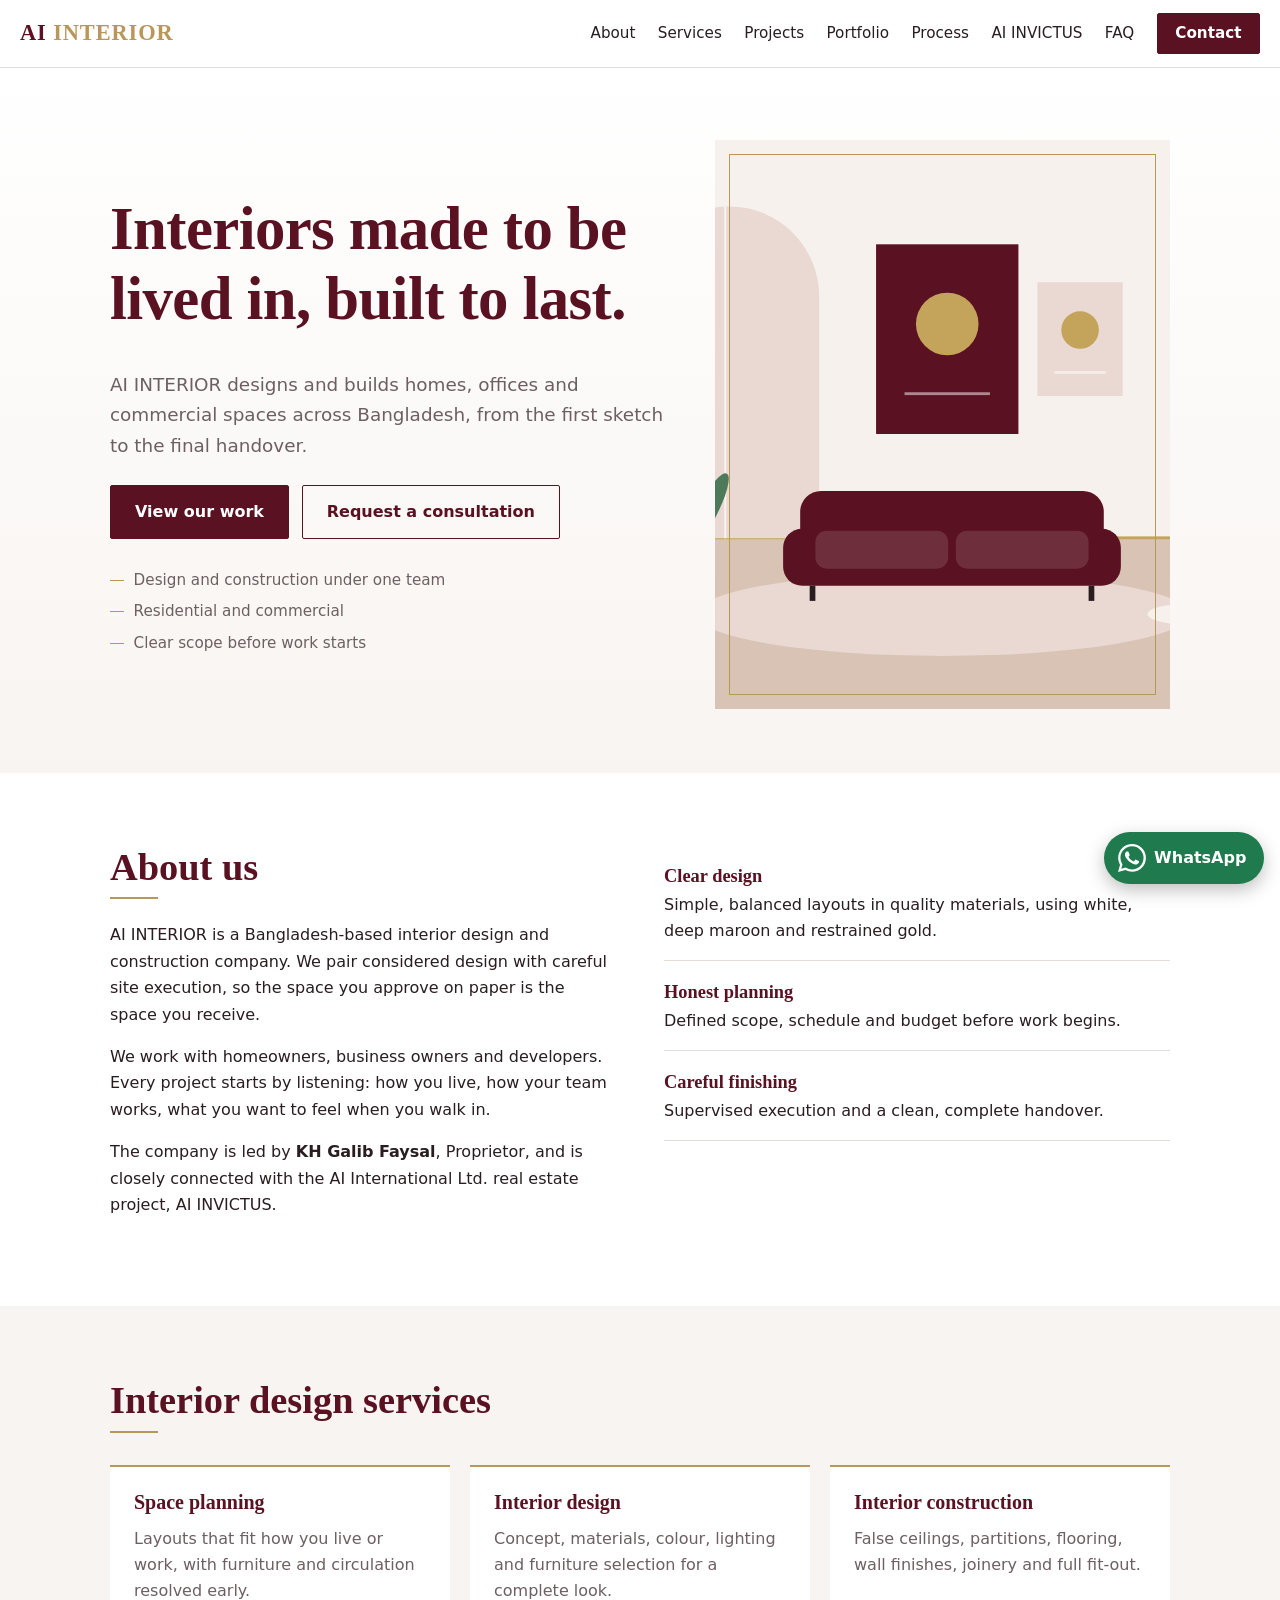
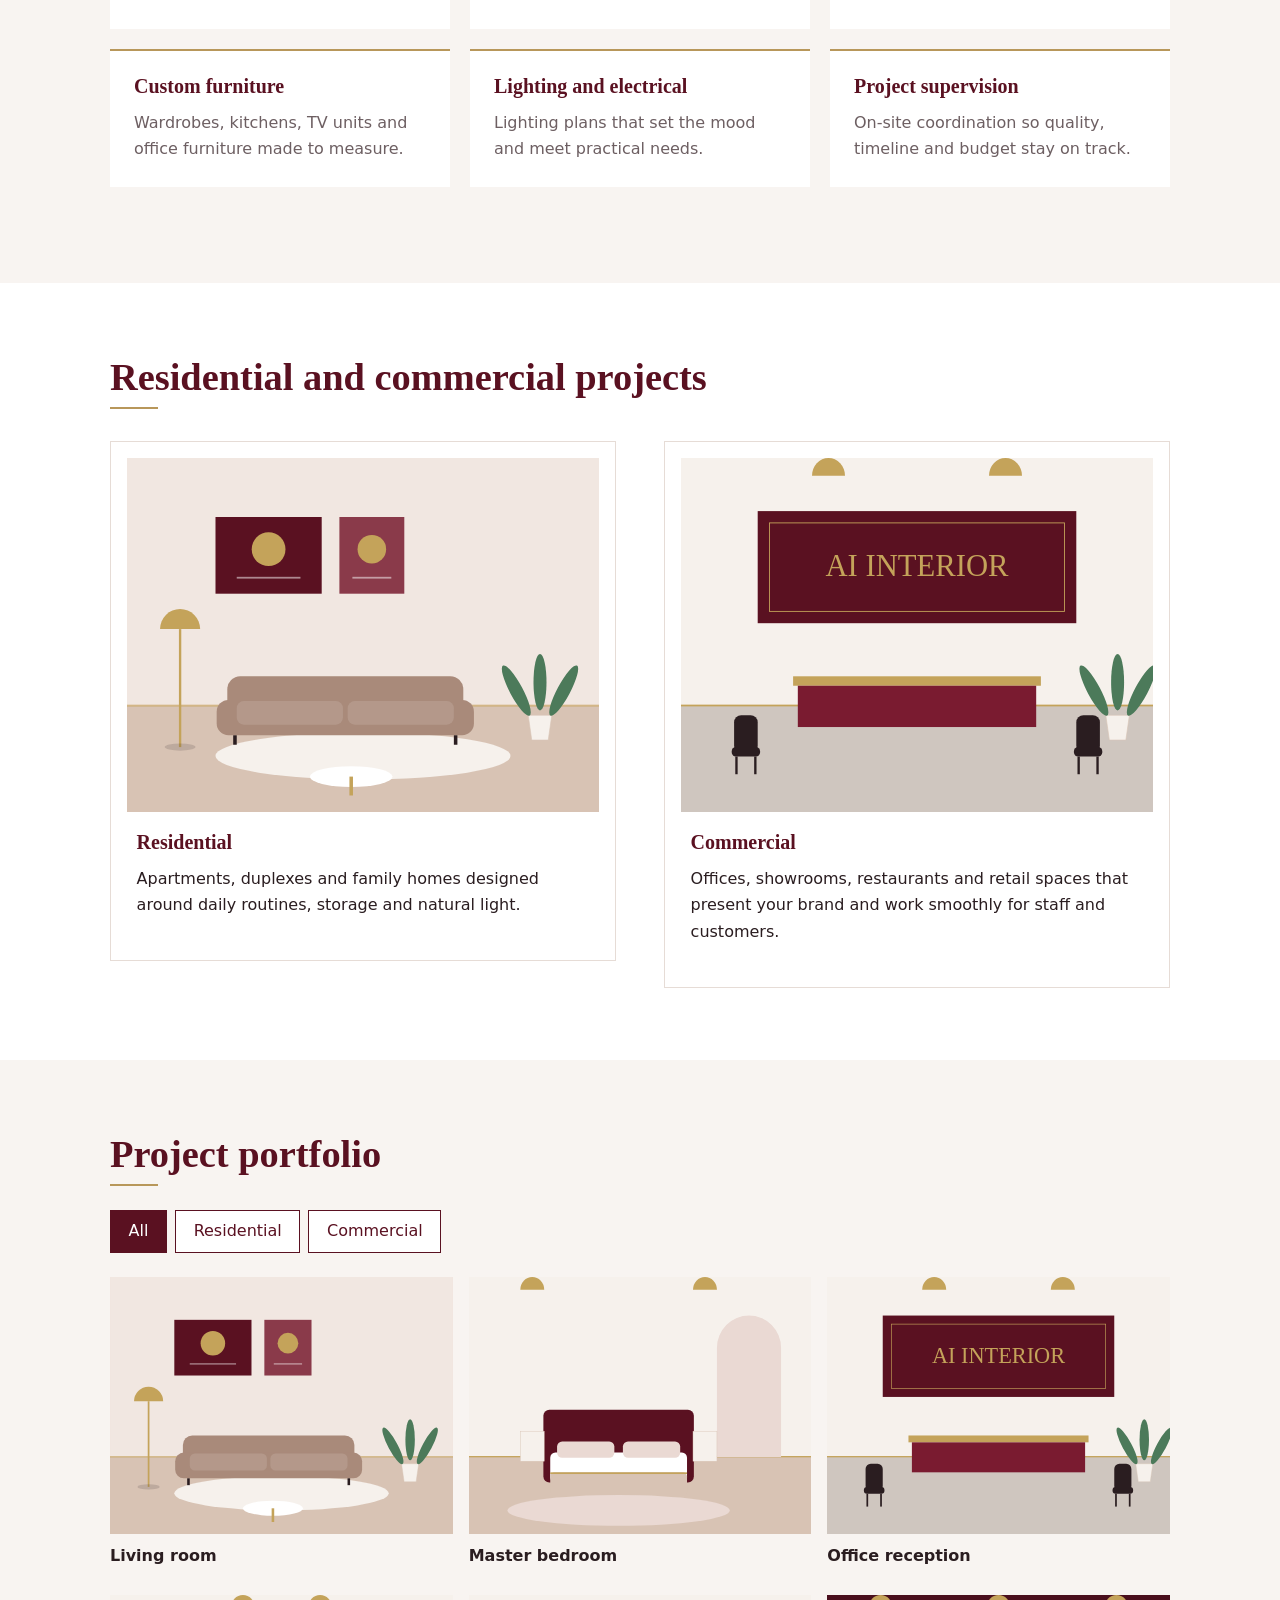
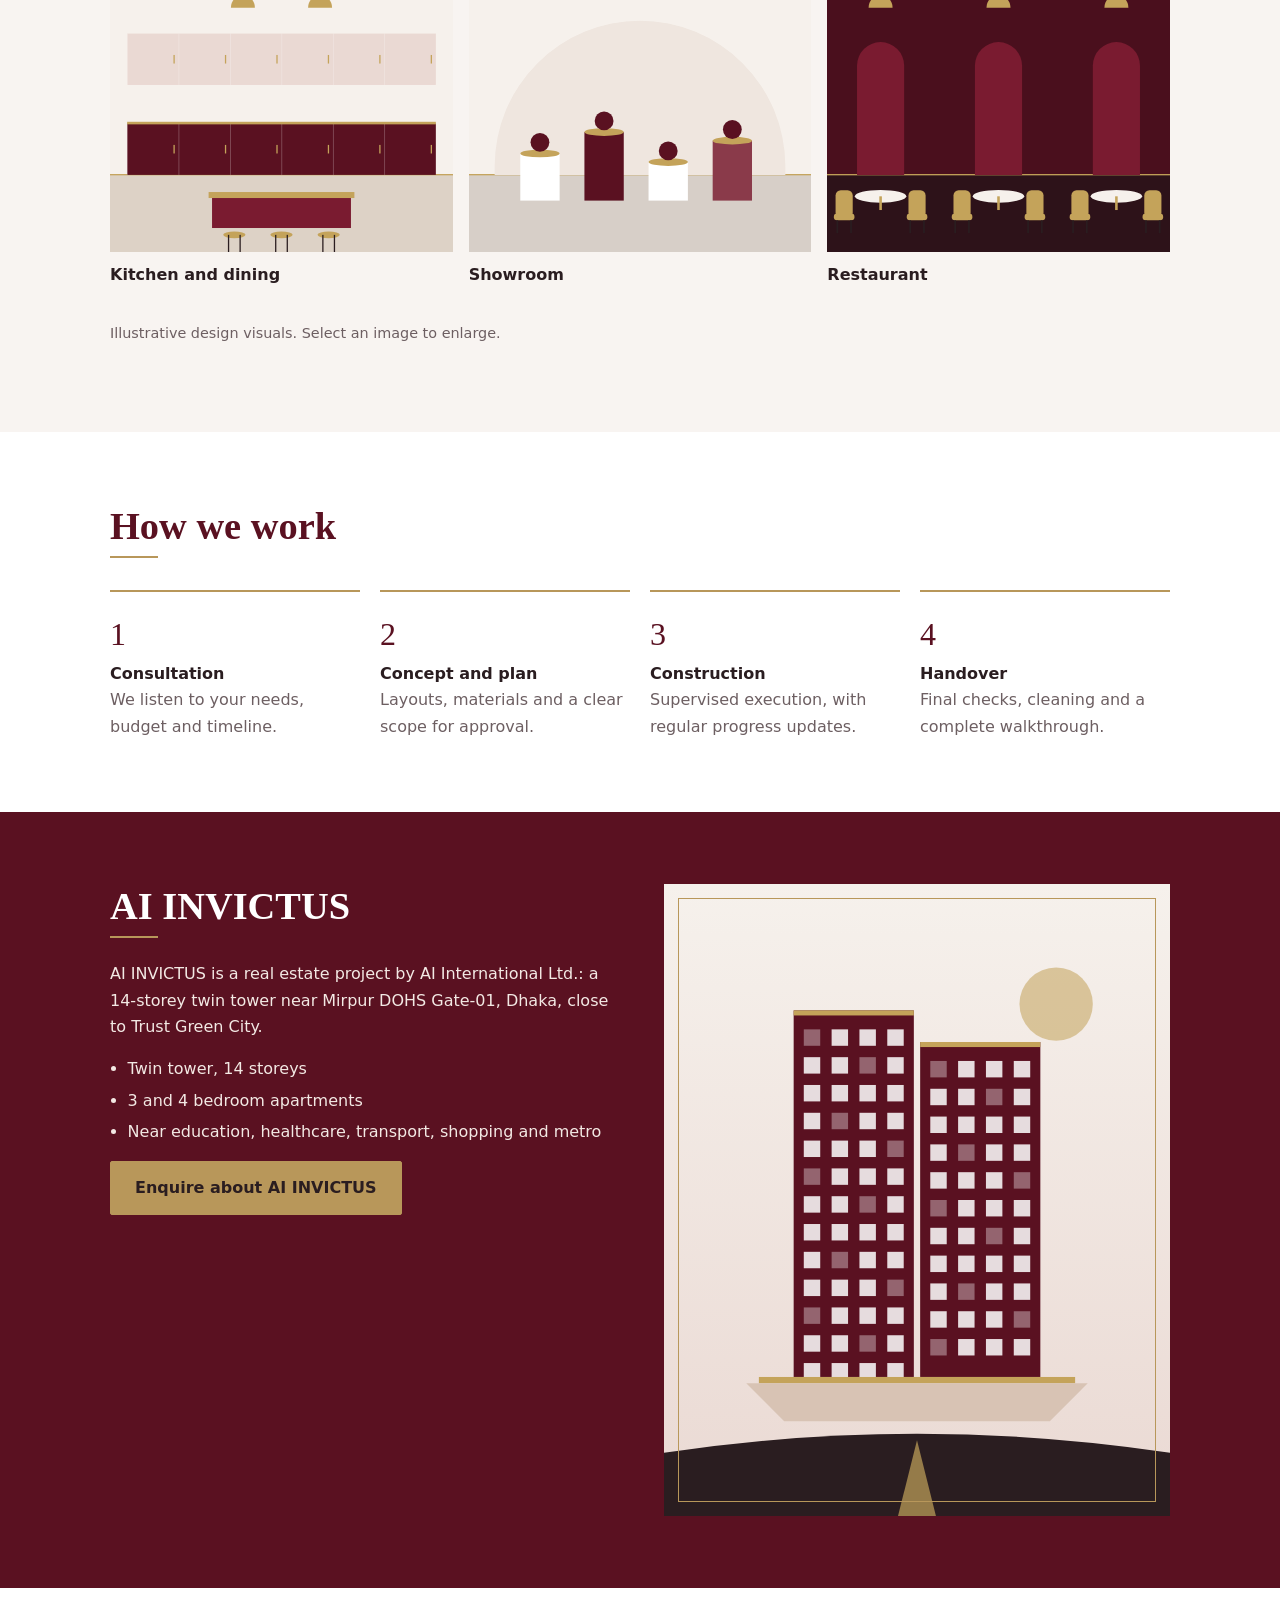
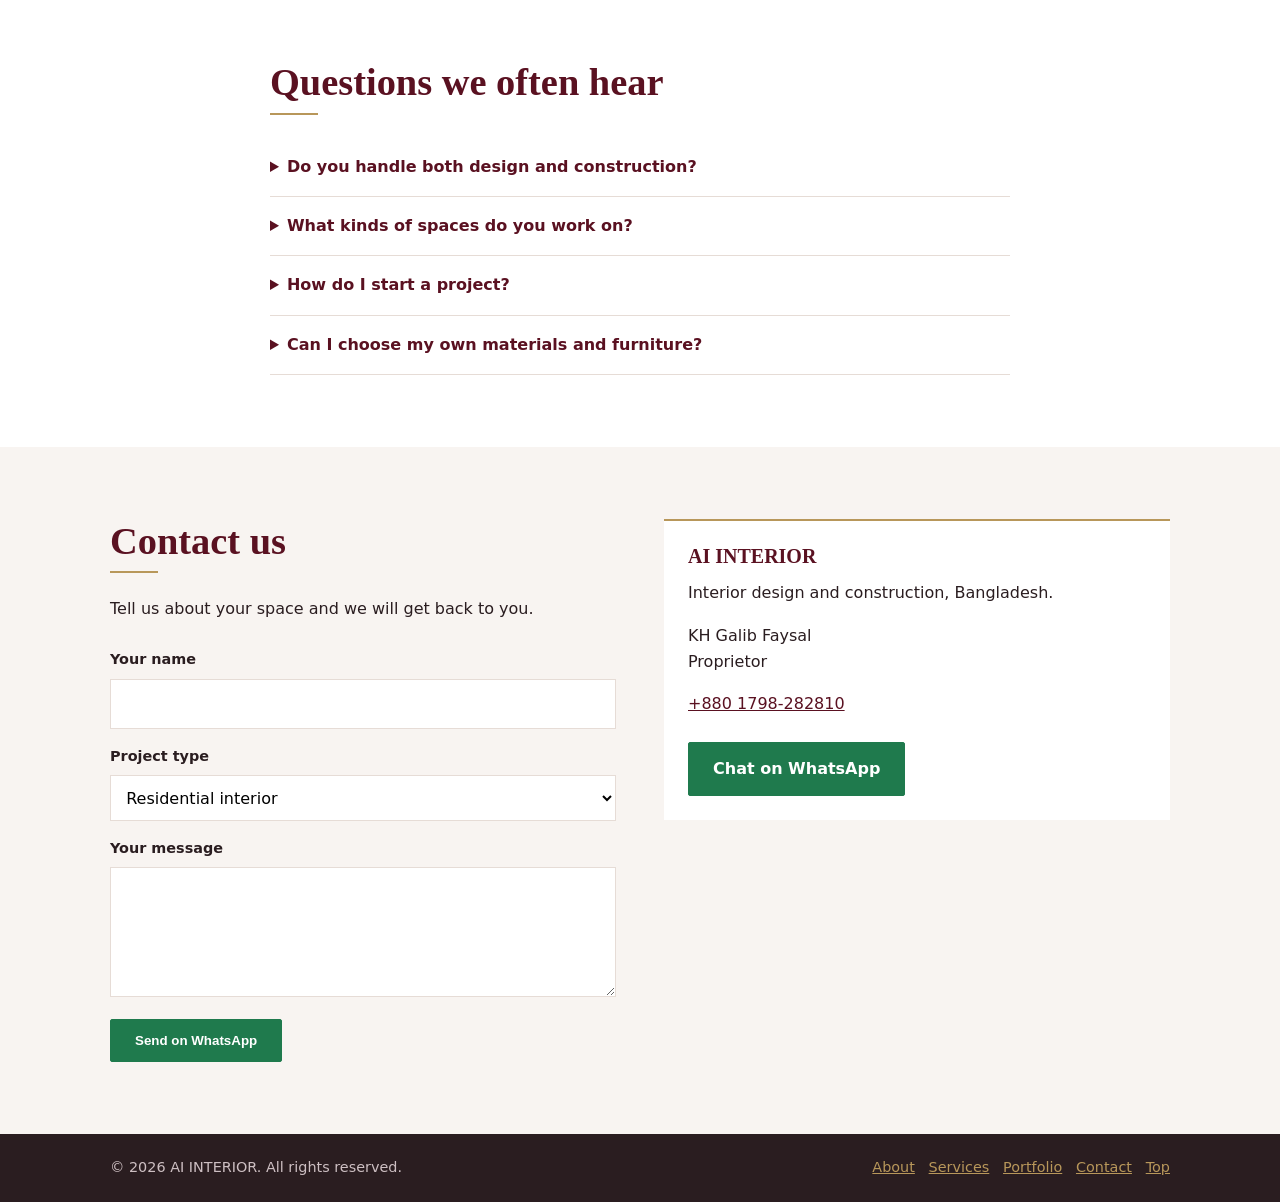
<file: index.html>
<!DOCTYPE html>
<html lang="en">
<head>
<meta charset="utf-8">
<meta name="viewport" content="width=device-width, initial-scale=1">
<title>AI INTERIOR | Interior Design &amp; Construction in Bangladesh</title>
<meta name="description" content="AI INTERIOR is a Bangladesh-based interior design and construction company creating elegant residential and commercial spaces, and part of the AI INVICTUS real estate story.">
<link rel="canonical" href="https://aiinterior115.github.io/">
<meta property="og:title" content="AI INTERIOR | Interior Design &amp; Construction">
<meta property="og:description" content="Elegant residential and commercial interiors, designed and built in Bangladesh.">
<meta property="og:type" content="website">
<meta property="og:url" content="https://aiinterior115.github.io/">
<meta property="og:image" content="https://aiinterior115.github.io/images/hero.svg">
<meta name="theme-color" content="#5a1121">
<link rel="icon" href="data:image/svg+xml,%3Csvg xmlns='http://www.w3.org/2000/svg' viewBox='0 0 100 100'%3E%3Crect width='100' height='100' fill='%235a1121'/%3E%3Ctext x='50' y='66' font-size='46' text-anchor='middle' fill='%23c4a35a' font-family='Georgia'%3EAI%3C/text%3E%3C/svg%3E">
<link rel="stylesheet" href="style.css">
<script type="application/ld+json">{"@context":"https://schema.org","@type":"HomeAndConstructionBusiness","name":"AI INTERIOR","url":"https://aiinterior115.github.io/","description":"Interior design and construction company in Bangladesh","areaServed":"Bangladesh","telephone":"+8801798282810","founder":{"@type":"Person","name":"KH Galib Faysal"}}</script>
</head>
<body>
<a class="skip" href="#main">Skip to content</a>
<header class="top">
  <a class="brand" href="#home" aria-label="AI INTERIOR home">AI <span>INTERIOR</span></a>
  <button class="burger" aria-expanded="false" aria-controls="nav" aria-label="Open menu"><i></i><i></i><i></i></button>
  <nav id="nav" aria-label="Main">
    <a href="#about">About</a><a href="#services">Services</a><a href="#projects">Projects</a>
    <a href="#portfolio">Portfolio</a><a href="#process">Process</a><a href="#invictus">AI INVICTUS</a><a href="#faq">FAQ</a>
    <a class="btn small" href="#contact">Contact</a>
  </nav>
</header>

<main id="main">
<section class="hero" id="home">
  <div class="wrap hero-grid">
    <div>
      <h1>Interiors made to be lived in, built to last.</h1>
      <p class="lead">AI INTERIOR designs and builds homes, offices and commercial spaces across Bangladesh, from the first sketch to the final handover.</p>
      <div class="actions"><a class="btn" href="#portfolio">View our work</a><a class="btn ghost" href="#contact">Request a consultation</a></div>
      <ul class="trust"><li>Design and construction under one team</li><li>Residential and commercial</li><li>Clear scope before work starts</li></ul>
    </div>
    <div class="frame"><img src="[data-uri]" width="800" height="600" alt="Elegant living room with maroon sofa, gold accents and pendant lights"></div>
  </div>
</section>

<section id="about" class="sec">
  <div class="wrap two">
    <div>
      <h2>About us</h2>
      <p>AI INTERIOR is a Bangladesh-based interior design and construction company. We pair considered design with careful site execution, so the space you approve on paper is the space you receive.</p>
      <p>We work with homeowners, business owners and developers. Every project starts by listening: how you live, how your team works, what you want to feel when you walk in.</p>
      <p>The company is led by <strong>KH Galib Faysal</strong>, Proprietor, and is closely connected with the AI International Ltd. real estate project, AI INVICTUS.</p>
    </div>
    <ul class="values">
      <li><b>Clear design</b> Simple, balanced layouts in quality materials, using white, deep maroon and restrained gold.</li>
      <li><b>Honest planning</b> Defined scope, schedule and budget before work begins.</li>
      <li><b>Careful finishing</b> Supervised execution and a clean, complete handover.</li>
    </ul>
  </div>
</section>

<section id="services" class="sec tint">
  <div class="wrap">
    <h2>Interior design services</h2>
    <div class="cards">
      <article><h3>Space planning</h3><p>Layouts that fit how you live or work, with furniture and circulation resolved early.</p></article>
      <article><h3>Interior design</h3><p>Concept, materials, colour, lighting and furniture selection for a complete look.</p></article>
      <article><h3>Interior construction</h3><p>False ceilings, partitions, flooring, wall finishes, joinery and full fit-out.</p></article>
      <article><h3>Custom furniture</h3><p>Wardrobes, kitchens, TV units and office furniture made to measure.</p></article>
      <article><h3>Lighting and electrical</h3><p>Lighting plans that set the mood and meet practical needs.</p></article>
      <article><h3>Project supervision</h3><p>On-site coordination so quality, timeline and budget stay on track.</p></article>
    </div>
  </div>
</section>

<section id="projects" class="sec">
  <div class="wrap">
    <h2>Residential and commercial projects</h2>
    <div class="two split">
      <div class="panel"><img src="[data-uri]" width="800" height="600" loading="lazy" alt="Residential living room interior"><h3>Residential</h3><p>Apartments, duplexes and family homes designed around daily routines, storage and natural light.</p></div>
      <div class="panel"><img src="[data-uri]" width="800" height="600" loading="lazy" alt="Commercial office reception with logo wall"><h3>Commercial</h3><p>Offices, showrooms, restaurants and retail spaces that present your brand and work smoothly for staff and customers.</p></div>
    </div>
  </div>
</section>

<section id="portfolio" class="sec tint">
  <div class="wrap">
    <h2>Project portfolio</h2>
    <div class="filters" role="group" aria-label="Filter projects">
      <button class="on" data-f="all">All</button><button data-f="residential">Residential</button><button data-f="commercial">Commercial</button>
    </div>
    <div class="gallery">
      <figure data-c="residential"><button class="zoom" aria-label="Enlarge: Living room"><img src="[data-uri]" width="800" height="600" loading="lazy" alt="Living room with maroon sofa and framed art"></button><figcaption>Living room</figcaption></figure>
      <figure data-c="residential"><button class="zoom" aria-label="Enlarge: Master bedroom"><img src="[data-uri]" width="800" height="600" loading="lazy" alt="Master bedroom with maroon headboard"></button><figcaption>Master bedroom</figcaption></figure>
      <figure data-c="commercial"><button class="zoom" aria-label="Enlarge: Office reception"><img src="[data-uri]" width="800" height="600" loading="lazy" alt="Office reception with brand wall"></button><figcaption>Office reception</figcaption></figure>
      <figure data-c="residential"><button class="zoom" aria-label="Enlarge: Kitchen and dining"><img src="[data-uri]" width="800" height="600" loading="lazy" alt="Kitchen with island and pendant lights"></button><figcaption>Kitchen and dining</figcaption></figure>
      <figure data-c="commercial"><button class="zoom" aria-label="Enlarge: Showroom"><img src="[data-uri]" width="800" height="600" loading="lazy" alt="Showroom with display plinths and spotlights"></button><figcaption>Showroom</figcaption></figure>
      <figure data-c="commercial"><button class="zoom" aria-label="Enlarge: Restaurant"><img src="[data-uri]" width="800" height="600" loading="lazy" alt="Restaurant interior with pendant lamps"></button><figcaption>Restaurant</figcaption></figure>
    </div>
    <p class="cap">Illustrative design visuals. Select an image to enlarge.</p>
  </div>
</section>

<section id="process" class="sec">
  <div class="wrap">
    <h2>How we work</h2>
    <ol class="steps">
      <li><b>Consultation</b> We listen to your needs, budget and timeline.</li>
      <li><b>Concept and plan</b> Layouts, materials and a clear scope for approval.</li>
      <li><b>Construction</b> Supervised execution, with regular progress updates.</li>
      <li><b>Handover</b> Final checks, cleaning and a complete walkthrough.</li>
    </ol>
  </div>
</section>

<section id="invictus" class="sec invictus">
  <div class="wrap two">
    <div>
      <h2>AI INVICTUS</h2>
      <p>AI INVICTUS is a real estate project by AI International Ltd.: a 14-storey twin tower near Mirpur DOHS Gate-01, Dhaka, close to Trust Green City.</p>
      <ul class="facts">
        <li>Twin tower, 14 storeys</li>
        <li>3 and 4 bedroom apartments</li>
        <li>Near education, healthcare, transport, shopping and metro</li>
      </ul>
      <a class="btn gold" href="#contact">Enquire about AI INVICTUS</a>
    </div>
    <div class="frame dark"><img src="[data-uri]" width="800" height="1000" loading="lazy" alt="Illustration of the AI INVICTUS twin tower on a landscaped island"></div>
  </div>
</section>

<section id="faq" class="sec">
  <div class="wrap narrow">
    <h2>Questions we often hear</h2>
    <details><summary>Do you handle both design and construction?</summary><p>Yes. One team plans the design and carries out the work, which keeps decisions and quality consistent.</p></details>
    <details><summary>What kinds of spaces do you work on?</summary><p>Apartments, duplexes and homes, as well as offices, showrooms, restaurants and retail spaces.</p></details>
    <details><summary>How do I start a project?</summary><p>Send us a message through the contact section. We will arrange a consultation to understand your space and requirements.</p></details>
    <details><summary>Can I choose my own materials and furniture?</summary><p>Of course. We guide the selection and can also make furniture to measure.</p></details>
  </div>
</section>

<section id="contact" class="sec tint">
  <div class="wrap two">
    <div>
      <h2>Contact us</h2>
      <p>Tell us about your space and we will get back to you.</p>
      <p id="nocontact" class="muted" hidden>Online enquiries are opening soon. In the meantime, please reach AI INTERIOR through your usual contact.</p>
      <form id="cform" hidden>
        <label for="n">Your name</label><input id="n" required autocomplete="name">
        <label for="t">Project type</label>
        <select id="t"><option>Residential interior</option><option>Commercial interior</option><option>AI INVICTUS apartment</option><option>Other</option></select>
        <label for="m">Your message</label><textarea id="m" rows="4" required></textarea>
        <button class="btn wa" type="submit">Send on WhatsApp</button>
      </form>
    </div>
    <div class="owner"><h3>AI INTERIOR</h3><p>Interior design and construction, Bangladesh.</p><p>KH Galib Faysal<br>Proprietor</p><p><a href="tel:+8801798282810">+880 1798-282810</a></p><a class="btn wa" href="https://wa.me/8801798282810?text=Hello%20AI%20INTERIOR%2C%20I%20would%20like%20to%20discuss%20an%20interior%20design%20project." target="_blank" rel="noopener">Chat on WhatsApp</a></div>
  </div>
</section>
</main>

<footer>
  <div class="wrap foot">
    <span>&copy; <span id="yr">2026</span> AI INTERIOR. All rights reserved.</span>
    <span><a href="#about">About</a> &nbsp; <a href="#services">Services</a> &nbsp; <a href="#portfolio">Portfolio</a> &nbsp; <a href="#contact">Contact</a> &nbsp; <a href="#home">Top</a></span>
  </div>
</footer>

<a class="wa-float" href="https://wa.me/8801798282810?text=Hello%20AI%20INTERIOR%2C%20I%20would%20like%20to%20discuss%20an%20interior%20design%20project." target="_blank" rel="noopener" aria-label="Chat with AI INTERIOR on WhatsApp"><svg viewBox="0 0 24 24" width="28" height="28" aria-hidden="true" fill="currentColor"><path d="M17.472 14.382c-.297-.149-1.758-.867-2.03-.967-.273-.099-.471-.148-.67.15-.197.297-.767.966-.94 1.164-.173.199-.347.223-.644.075-.3-.15-1.263-.465-2.403-1.485-.888-.795-1.484-1.77-1.66-2.07-.174-.3-.019-.465.13-.615.136-.135.301-.345.451-.52.146-.181.194-.301.297-.497.1-.21.049-.375-.025-.524-.075-.15-.672-1.62-.922-2.206-.24-.584-.487-.51-.672-.51-.172-.015-.371-.015-.571-.015-.2 0-.523.074-.797.359-.273.3-1.045 1.02-1.045 2.475s1.07 2.865 1.219 3.075c.149.18 2.095 3.195 5.076 4.483.709.3 1.262.489 1.694.625.712.227 1.36.195 1.871.12.571-.09 1.758-.72 2.006-1.41.248-.69.248-1.289.173-1.41-.074-.12-.272-.195-.57-.345m-5.446 7.443h-.016a9.87 9.87 0 01-5.031-1.378l-.361-.214-3.741.982.998-3.648-.235-.374a9.86 9.86 0 01-1.51-5.26c.001-5.45 4.436-9.884 9.888-9.884 2.64 0 5.122 1.03 6.988 2.898a9.825 9.825 0 012.893 6.994c-.003 5.45-4.437 9.884-9.885 9.884m8.413-18.297A11.815 11.815 0 0012.05 0C5.495 0 .16 5.335.157 11.892c0 2.096.547 4.142 1.588 5.945L.057 24l6.305-1.654a11.882 11.882 0 005.683 1.448h.005c6.554 0 11.89-5.335 11.893-11.893a11.821 11.821 0 00-3.48-8.413z"/></svg><span>WhatsApp</span></a>
<dialog id="lb"><button class="x" aria-label="Close">&times;</button><img alt=""></dialog>
<script src="script.js"></script>
</body>
</html>
</file>
<file: style.css>
:root{--maroon:#5a1121;--maroon2:#7a1b30;--gold:#b8975a;--ink:#2a1d20;--mute:#6d5f62;--tint:#f8f4f1;--line:#e6dcd6;--serif:"Iowan Old Style","Palatino Linotype",Palatino,Georgia,serif;--sans:system-ui,-apple-system,"Segoe UI",Roboto,Arial,sans-serif}
*{box-sizing:border-box}
html{scroll-behavior:smooth;scroll-padding-top:72px}
body{margin:0;font:16px/1.65 var(--sans);color:var(--ink);background:#fff}
img{max-width:100%}
a{color:var(--maroon)}
:focus-visible{outline:3px solid var(--gold);outline-offset:3px}
.skip{position:absolute;left:-999px;top:0;background:var(--maroon);color:#fff;padding:.6rem 1rem;z-index:20}
.skip:focus{left:0}
.wrap{max-width:1100px;margin:0 auto;padding:0 1.25rem}
h1,h2,h3{font-family:var(--serif);font-weight:600;line-height:1.15;color:var(--maroon);margin:0 0 .6em}
h1{font-size:clamp(2.2rem,5.5vw,3.8rem);letter-spacing:-.01em}
h2{font-size:clamp(1.7rem,3.5vw,2.4rem)}
h2::after{content:"";display:block;width:48px;height:2px;background:var(--gold);margin-top:.5rem}
h3{font-size:1.25rem}
p{margin:0 0 1em;max-width:62ch}
.note{font-size:.85rem;color:var(--mute);font-style:italic;border-left:2px solid var(--gold);padding-left:.7rem}

/* header */
.top{position:sticky;top:0;z-index:10;display:flex;align-items:center;justify-content:space-between;padding:.8rem 1.25rem;background:rgba(255,255,255,.96);border-bottom:1px solid var(--line)}
.brand{font-family:var(--serif);font-size:1.4rem;font-weight:700;color:var(--maroon);text-decoration:none;letter-spacing:.04em}
.brand span{color:var(--gold)}
nav{display:flex;align-items:center;gap:1.4rem}
nav a{text-decoration:none;color:var(--ink);font-size:.95rem}
nav a:not(.btn):hover{color:var(--maroon);text-decoration:underline;text-decoration-color:var(--gold);text-underline-offset:6px}
.burger{display:none;background:none;border:0;padding:.5rem;cursor:pointer}
.burger i{display:block;width:24px;height:2px;background:var(--maroon);margin:5px 0;transition:.2s}

/* buttons */
.btn{display:inline-block;background:var(--maroon);color:#fff;text-decoration:none;padding:.8rem 1.5rem;border:1px solid var(--maroon);border-radius:2px;font-weight:600;transition:background .2s}
.btn:hover{background:var(--maroon2)}
.btn.small{padding:.45rem 1.1rem;color:#fff}
.btn.ghost{background:transparent;color:var(--maroon)}
.btn.ghost:hover{background:var(--tint)}
.btn.gold{background:var(--gold);border-color:var(--gold);color:#2a1d20}
.btn.gold:hover{background:#c9a96c}
.btn.wa{background:#1f7a4d;border-color:#1f7a4d}
.btn.wa:hover{background:#186540}
.actions{display:flex;flex-wrap:wrap;gap:.8rem;margin-top:1.5rem}

/* hero */
.hero{padding:4.5rem 0 4rem;background:linear-gradient(180deg,#fff,var(--tint))}
.hero-grid{display:grid;grid-template-columns:1.1fr .9fr;gap:3rem;align-items:center}
.lead{font-size:1.15rem;color:var(--mute)}
.frame{position:relative;aspect-ratio:4/5;background:linear-gradient(160deg,var(--maroon),#2f0912);display:grid;place-items:center;text-align:center;color:#e9dcc3;padding:1rem}
.frame::before{content:"";position:absolute;inset:14px;border:1px solid var(--gold);pointer-events:none}
.frame small{opacity:.7}

/* sections */
.sec{padding:4.5rem 0}
.tint{background:var(--tint)}
.two{display:grid;grid-template-columns:1fr 1fr;gap:3rem;align-items:start}
.values{list-style:none;margin:0;padding:0}
.values li{padding:1rem 0;border-bottom:1px solid var(--line)}
.values b{display:block;font-family:var(--serif);font-size:1.15rem;color:var(--maroon)}
.cards{display:grid;grid-template-columns:repeat(3,1fr);gap:1.25rem;margin:2rem 0 1.5rem}
.cards article{background:#fff;padding:1.5rem;border-top:2px solid var(--gold)}
.cards p{margin:0;color:var(--mute)}
.split{margin-top:2rem}
.panel{padding:2rem;border:1px solid var(--line)}

/* gallery */
.filters{display:flex;gap:.5rem;margin:1.5rem 0}
.filters button{font:inherit;padding:.45rem 1.1rem;background:#fff;border:1px solid var(--maroon);color:var(--maroon);cursor:pointer}
.filters button.on{background:var(--maroon);color:#fff}
.gallery{display:grid;grid-template-columns:repeat(3,1fr);gap:1rem;margin-bottom:1.5rem}
figure{margin:0}
figure[hidden]{display:none}
.ph{aspect-ratio:4/3;background-size:cover;background-position:center}
.p1{background-image:linear-gradient(135deg,#5a1121,#8a3a4a)}
.p2{background-image:linear-gradient(135deg,#8a3a4a,#c4a35a)}
.p3{background-image:linear-gradient(135deg,#3b0c17,#7a1b30)}
.p4{background-image:linear-gradient(135deg,#c4a35a,#e8dcc0)}
.p5{background-image:linear-gradient(135deg,#7a1b30,#c4a35a)}
.p6{background-image:linear-gradient(135deg,#2f0912,#5a1121)}
figcaption{padding:.6rem 0;font-weight:600}
figcaption small{display:block;font-weight:400;color:var(--mute)}

/* invictus */
.invictus{background:var(--maroon);color:#f3e9e4}
.invictus h2{color:#fff}
.invictus .note{color:#e3d2c8}
.facts{padding-left:1.1rem}
.facts li{margin:.3rem 0}
.frame.dark{background:linear-gradient(160deg,#2f0912,#12040a)}

/* contact */
.info{margin:0;display:grid;grid-template-columns:auto 1fr;gap:.8rem 1.5rem}
.info dt{font-weight:600;color:var(--maroon)}
.info dd{margin:0}
.ph-text{color:var(--mute);font-style:italic}

footer{background:#2a1d20;color:#cdbfc2;padding:1.4rem 0;font-size:.9rem}
footer a{color:var(--gold)}
.foot{display:flex;justify-content:space-between;flex-wrap:wrap;gap:.5rem}

/* mobile */
@media(max-width:820px){
 .burger{display:block}
 nav{position:absolute;top:100%;left:0;right:0;flex-direction:column;align-items:stretch;gap:0;background:#fff;border-bottom:1px solid var(--line);display:none}
 nav.open{display:flex}
 nav a{padding:.9rem 1.25rem;border-top:1px solid var(--line)}
 nav .btn{margin:.8rem 1.25rem;text-align:center}
 .hero-grid,.two{grid-template-columns:1fr;gap:2rem}
 .frame{aspect-ratio:4/3}
 .cards,.gallery{grid-template-columns:1fr 1fr}
 .sec{padding:3.2rem 0}
}
@media(max-width:520px){.cards,.gallery{grid-template-columns:1fr}.info{grid-template-columns:1fr;gap:.2rem}.info dd{margin-bottom:.8rem}}
@media(prefers-reduced-motion:reduce){html{scroll-behavior:auto}*{transition:none!important}}

/* v2 additions */
.frame img{position:absolute;inset:0;width:100%;height:100%;object-fit:cover}
.frame::before{z-index:1}
.trust{list-style:none;padding:0;margin:1.8rem 0 0;display:grid;gap:.4rem;color:var(--mute);font-size:.95rem}
.trust li::before{content:"";display:inline-block;width:14px;height:1px;background:var(--gold);vertical-align:middle;margin-right:.6rem}
.panel img{width:100%;height:auto;display:block;margin-bottom:1.2rem}
.panel{padding:1rem 1rem 1.6rem}
.panel h3,.panel p{padding:0 .6rem}
.zoom{display:block;width:100%;padding:0;border:0;background:none;cursor:zoom-in}
.zoom img{width:100%;height:auto;display:block;transition:transform .3s}
.zoom{overflow:hidden}
.zoom:hover img{transform:scale(1.04)}
.cap,.muted{color:var(--mute);font-size:.9rem}
.steps{list-style:none;counter-reset:s;display:grid;grid-template-columns:repeat(4,1fr);gap:1.25rem;padding:0;margin:2rem 0 0}
.steps li{counter-increment:s;border-top:2px solid var(--gold);padding-top:1rem;color:var(--mute)}
.steps li::before{content:counter(s);font-family:var(--serif);font-size:2rem;color:var(--maroon);display:block}
.steps b{display:block;color:var(--ink)}
.narrow{max-width:780px}
details{border-bottom:1px solid var(--line);padding:1rem 0}
summary{cursor:pointer;font-weight:600;color:var(--maroon)}
details p{margin:.7rem 0 0;color:var(--mute)}
form{display:grid;gap:.4rem}
label{font-weight:600;font-size:.9rem;margin-top:.6rem}
input,select,textarea{font:inherit;padding:.7rem;border:1px solid var(--line);background:#fff;width:100%}
form .btn{margin-top:1rem;justify-self:start;cursor:pointer}
.owner{padding:1.5rem;background:#fff;border-top:2px solid var(--gold)}
dialog{border:0;padding:0;background:transparent;max-width:min(92vw,900px);width:100%}
dialog::backdrop{background:rgba(20,5,10,.85)}
dialog img{width:100%;height:auto;display:block}
.x{position:absolute;right:.5rem;top:.5rem;font-size:2rem;line-height:1;background:var(--maroon);color:#fff;border:0;width:2.4rem;height:2.4rem;cursor:pointer}
@media(max-width:820px){.steps{grid-template-columns:1fr 1fr}}
@media(max-width:520px){.steps{grid-template-columns:1fr}}

/* WhatsApp floating button */
.wa-float{position:fixed;right:max(1rem,env(safe-area-inset-right));bottom:max(1rem,env(safe-area-inset-bottom));z-index:15;display:flex;align-items:center;gap:.5rem;background:#1f7a4d;color:#fff;text-decoration:none;font-weight:600;padding:.75rem 1.1rem .75rem .9rem;border-radius:999px;box-shadow:0 6px 18px rgba(0,0,0,.25);transition:transform .2s,background .2s}
.wa-float:hover{background:#186540;transform:translateY(-2px)}
.owner .btn{margin-top:.5rem}
@media(max-width:520px){.wa-float span{display:none}.wa-float{padding:.8rem}}
</file>
